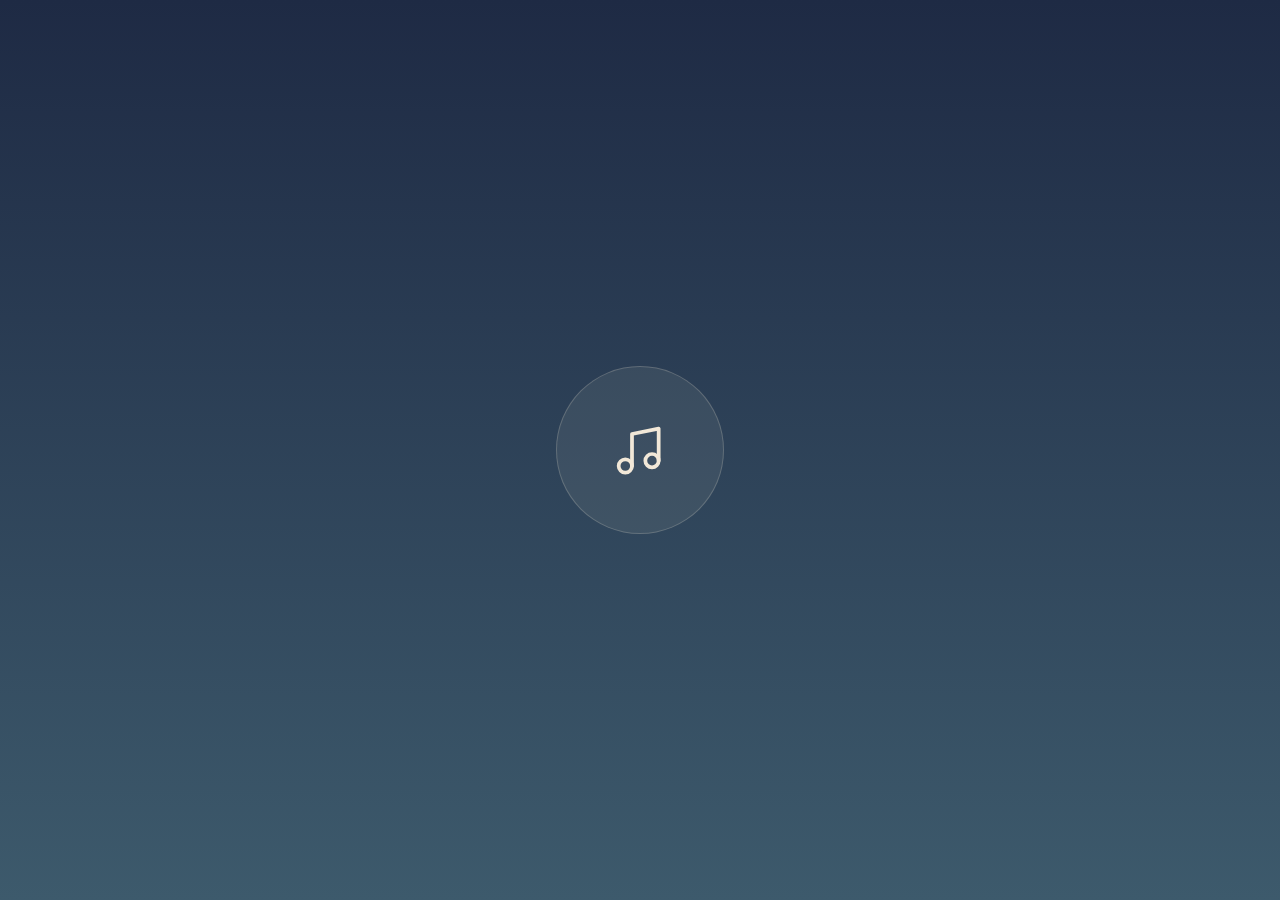
<file: index.html>
<!doctype html>
<html lang="en">
<head>
  <meta charset="utf-8">
  <meta name="viewport" content="width=device-width, initial-scale=1, viewport-fit=cover">
  <title>Scrollbrella</title>

  <!-- Launch full-screen from the iOS home screen -->
  <meta name="apple-mobile-web-app-capable" content="yes">
  <meta name="mobile-web-app-capable" content="yes">
  <meta name="apple-mobile-web-app-status-bar-style" content="black-translucent">
  <meta name="apple-mobile-web-app-title" content="Scrollbrella">
  <meta name="theme-color" content="#1e2a44">

  <link rel="apple-touch-icon" href="icons/icon-180-v2.png">
  <link rel="icon" type="image/png" href="icons/icon-192-v2.png">
  <link rel="manifest" href="manifest.webmanifest">
  <link rel="stylesheet" href="style.css">
</head>
<body>
  <div id="splash">
    <div class="splash-brand">
    <svg viewBox="0 0 200 200" class="splash-logo">
      <rect width="200" height="200" rx="44" fill="var(--red)"/>
      <g transform="translate(100 96)">
        <path d="M0 0 V56 A11 11 0 0 1 -22 56" fill="none" stroke="var(--text)" stroke-width="6" stroke-linecap="round"/>
        <path id="s-canopy" d="M-58 0 A58 58 0 0 1 58 0 Q48.3 -11 38.7 0 Q29 -11 19.3 0 Q9.7 -11 0 0 Q-9.7 -11 -19.3 0 Q-29 -11 -38.7 0 Q-48.3 -11 -58 0 Z" fill="var(--text)"/>
        <path d="M0 -58 V-67" stroke="var(--text)" stroke-width="6" stroke-linecap="round"/>
      </g>
    </svg>
    <p class="splash-name">Scrollbrella</p>
    </div>
    <button id="splash-music" class="splash-music" aria-label="Begin with music">
      <svg viewBox="0 0 24 24" fill="none" stroke="currentColor" stroke-width="1.4" stroke-linecap="round" stroke-linejoin="round" aria-hidden="true">
        <path d="M9 18V6l10-2v12"/>
        <circle cx="6.5" cy="18" r="2.5"/>
        <circle cx="16.5" cy="16" r="2.5"/>
      </svg>
    </button>
  </div>

  <div id="dim" aria-hidden="true"></div>

  <main id="stage" aria-live="polite">
    <p id="prompt"></p>
    <div id="rest" hidden>
      <svg class="heart" viewBox="0 0 24 24" aria-hidden="true">
        <path d="M12 21s-7.5-4.6-9.6-9.3C1 8.4 3 5 6.4 5c2.1 0 3.6 1.2 4.6 2.7h2C14 6.2 15.5 5 17.6 5 21 5 23 8.4 21.6 11.7 19.5 16.4 12 21 12 21z"/>
      </svg>
      <p class="rest-text">It's okay to do nothing.</p>
    </div>
  </main>

  <button id="lists-open" class="lists-open" hidden>things I could do</button>

  <section id="lists" class="sheet" hidden aria-label="Things I could do">
    <div class="editor-head">
      <div>
        <h2>Still want to do something?</h2>
        <p class="hint">No need. But if you'd like, you already chose these.</p>
      </div>
      <div id="lists-view-buttons" class="head-buttons">
        <button id="lists-edit" class="btn">
          <svg viewBox="0 0 24 24" fill="none" stroke="currentColor" stroke-width="1.8" stroke-linecap="round" stroke-linejoin="round" aria-hidden="true"><path d="M4 20h4L19 9l-4-4L4 16v4z"/><path d="M13.5 6.5l4 4"/></svg>
          Edit
        </button>
        <button id="lists-close" class="btn">Close</button>
      </div>
      <div id="lists-edit-buttons" class="head-buttons" hidden>
        <button id="lists-cancel" class="btn">Cancel</button>
        <button id="lists-done" class="btn primary">Done</button>
      </div>
    </div>
    <div class="editor-scroll" id="lists-view"></div>
  </section>

  <button id="music-toggle" aria-label="Play music" aria-pressed="false">
    <svg viewBox="0 0 24 24" fill="none" stroke="currentColor" stroke-width="1.8" stroke-linecap="round" stroke-linejoin="round" aria-hidden="true">
      <path d="M9 18V6l10-2v12"/>
      <circle cx="6.5" cy="18" r="2.5"/>
      <circle cx="16.5" cy="16" r="2.5"/>
      <path class="mute-slash" d="M4 4l16 16"/>
    </svg>
  </button>
  <audio id="music" src="audio/gymnopedie-1-v2.m4a" loop preload="none"></audio>

  <button id="edit-open" aria-label="Edit prompts">
    <svg viewBox="0 0 24 24" fill="none" stroke="currentColor" stroke-width="1.8" stroke-linecap="round" stroke-linejoin="round" aria-hidden="true">
      <path d="M4 20h4L19 9l-4-4L4 16v4z"/>
      <path d="M13.5 6.5l4 4"/>
    </svg>
  </button>

  <section id="editor" class="sheet" hidden aria-label="Edit prompts">
    <div class="editor-head">
      <div>
        <h2>Your prompts</h2>
        <p id="prompt-count" class="hint"></p>
      </div>
      <button id="cancel" class="btn">Cancel</button>
    </div>
    <div class="editor-scroll">
      <div class="set">
        <h3>Feelings <span>· shown first</span></h3>
        <ul id="feel-list" class="prompt-list"></ul>
        <button id="add-feel" class="add-prompt">+ Add a feeling</button>
      </div>
      <div class="set">
        <h3>Small moments <span>· shown second</span></h3>
        <ul id="act-list" class="prompt-list"></ul>
        <button id="add-act" class="add-prompt">+ Add a small moment</button>
      </div>
      <p class="hint tip">Tip: paste a list to add many at once.</p>
      <div class="time-section">
        <h3>Small moments by time of day</h3>
        <p class="hint">Extra moments that only show up at certain hours.</p>
        <div id="window-list"></div>
        <button id="add-window" class="add-prompt">+ Add a time window</button>
      </div>
      <div class="time-section">
        <h3>Things I could do</h3>
        <p class="hint">Ideas for when you want something to do. They stay hidden unless you ask.</p>
        <div id="edit-lists"></div>
      </div>
      <details class="advanced">
        <summary>Advanced settings</summary>
        <div class="time-section">
          <h3>Sync across devices</h3>
          <div id="sync-off">
            <p class="hint">Have the same prompts and lists on all your devices. Needs a free GitHub account: <a href="https://github.com/settings/personal-access-tokens/new" target="_blank" rel="noopener">create a key</a> with <b>Gists: Read and write</b> turned on, then paste it here on each device.</p>
            <div class="sync-row">
              <input id="sync-token" class="sync-input" type="password" placeholder="github_pat_…" autocomplete="off" autocapitalize="off" spellcheck="false" aria-label="GitHub token">
              <button id="sync-connect" class="btn">Connect</button>
            </div>
          </div>
          <div id="sync-on" hidden>
            <p id="sync-status" class="hint"></p>
            <div class="sync-row">
              <button id="sync-now" class="btn">Sync now</button>
              <button id="sync-disconnect" class="btn">Disconnect</button>
            </div>
          </div>
        </div>
      </details>
    </div>
    <div class="editor-actions">
      <button id="copy" class="btn">Copy all</button>
      <button id="restore" class="btn">Defaults</button>
      <span class="spacer"></span>
      <button id="done" class="btn primary">Done</button>
    </div>
    <p class="credits">Music: <i>Gymnopédie No. 1</i> by Erik Satie, performed by Robin Alciatore. Public domain, courtesy of Musopen.</p>
  </section>

  <script src="app.js"></script>
</body>
</html>
</file>
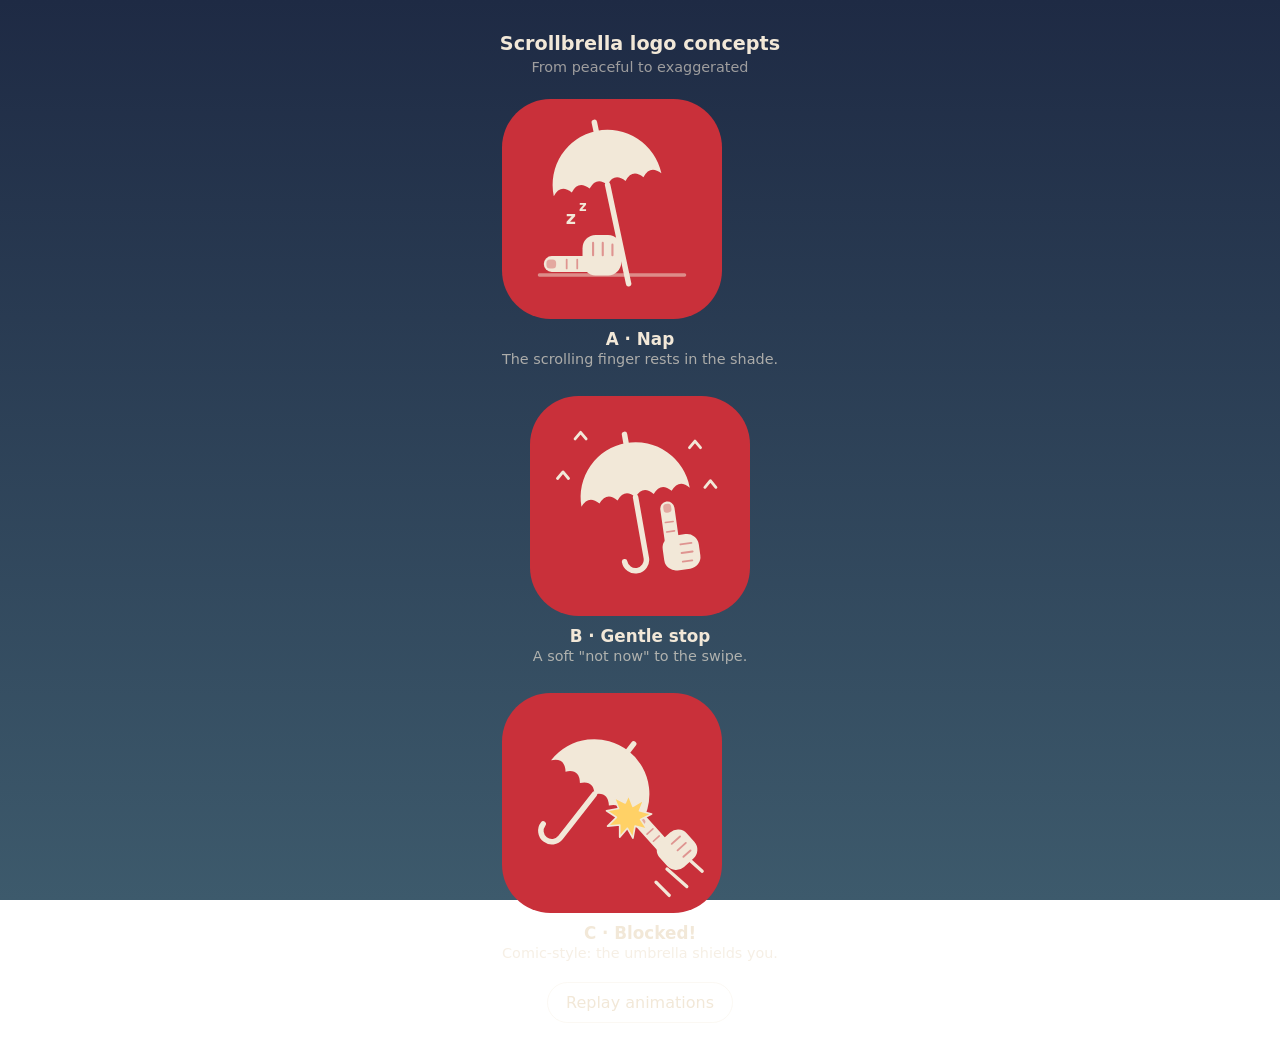
<file: concepts.html>
<!doctype html>
<html lang="en">
<head>
  <meta charset="utf-8">
  <meta name="viewport" content="width=device-width, initial-scale=1, viewport-fit=cover">
  <title>Scrollbrella logo concepts</title>
  <style>
    :root { --top: #1e2a44; --bottom: #3d5a6c; --text: #f2e8d8; --red: #c9303a; }
    body {
      margin: 0;
      min-height: 100dvh;
      background: linear-gradient(to bottom, var(--top), var(--bottom)) fixed;
      color: var(--text);
      font-family: -apple-system, system-ui, sans-serif;
      padding: 24px 16px calc(env(safe-area-inset-bottom) + 32px);
    }
    h1 { font-size: 1.2rem; font-weight: 600; text-align: center; margin: 8px 0 4px; }
    .sub { text-align: center; opacity: 0.6; font-size: 0.9rem; margin: 0 0 24px; }
    .grid { display: grid; gap: 28px; justify-items: center; }
    figure { margin: 0; text-align: center; }
    svg { width: 220px; height: 220px; display: block; }
    figcaption b { display: block; margin-top: 10px; font-size: 1.05rem; }
    figcaption span { opacity: 0.65; font-size: 0.9rem; }
    .replay {
      display: block; margin: 20px auto 0; padding: 10px 18px;
      border: 1px solid rgba(242,232,216,.3); border-radius: 999px;
      background: transparent; color: inherit; font: inherit;
    }

    /* Animations (played on load / replay) */
    .play .zz  { animation: zz 3s ease-in-out infinite; }
    .play .zz2 { animation: zz 3s ease-in-out 0.6s infinite; }
    @keyframes zz { 0%,100% { opacity: .25; transform: translateY(0); } 50% { opacity: 1; transform: translateY(-4px); } }

    .play .b-finger { animation: bUp 1.6s cubic-bezier(.3,.7,.3,1) both; }
    .play .b-drops  { animation: fadeIn 1s ease 1s both; }
    @keyframes bUp { from { transform: translate(18px, 60px); opacity: 0; } to { transform: none; opacity: 1; } }
    @keyframes fadeIn { from { opacity: 0; } to { opacity: 1; } }

    .play .c-finger { animation: cHit .55s cubic-bezier(.5,0,.9,.4) both; }
    .play .c-burst  { animation: pop .5s cubic-bezier(.2,1.8,.4,1) .5s both; transform-origin: 118px 108px; }
    .play .c-brella { animation: shake .4s ease .5s both; transform-origin: 90px 100px; }
    .play .c-speed  { animation: fadeIn .2s ease .15s both; }
    @keyframes cHit { from { transform: translate(60px, 80px); } to { transform: none; } }
    @keyframes pop { from { transform: scale(0); } to { transform: scale(1); } }
    @keyframes shake { 0%,100% { transform: rotate(0); } 25% { transform: rotate(-5deg); } 60% { transform: rotate(3deg); } }

    @media (prefers-reduced-motion: reduce) { .play * { animation: none !important; } }
  </style>
</head>
<body>
  <h1>Scrollbrella logo concepts</h1>
  <p class="sub">From peaceful to exaggerated</p>

  <svg width="0" height="0" style="position:absolute" aria-hidden="true">
    <defs>
      <!-- Umbrella, canopy centred at (0,0), radius 50 -->
      <g id="canopy">
        <path d="M-50 0 A50 50 0 0 1 50 0 Q41.7 -10 33.3 0 Q25 -10 16.7 0 Q8.3 -10 0 0 Q-8.3 -10 -16.7 0 Q-25 -10 -33.3 0 Q-41.7 -10 -50 0 Z" fill="var(--text)"/>
        <path d="M0 -50 V-58" stroke="var(--text)" stroke-width="5" stroke-linecap="round"/>
      </g>
      <!-- Pointing hand, fingertip at (0,0), pointing up -->
      <g id="hand">
        <rect x="-9" y="0" width="18" height="58" rx="9" fill="var(--text)"/>
        <rect x="-5" y="3" width="10" height="11" rx="4" fill="var(--red)" opacity=".35"/>
        <path d="M-5 26 h10 M-5 38 h10" stroke="var(--red)" stroke-width="2" stroke-linecap="round" opacity=".45"/>
        <rect x="-13" y="44" width="46" height="44" rx="15" fill="var(--text)"/>
        <path d="M10 56 h14 M10 67 h14 M10 78 h12" stroke="var(--red)" stroke-width="2.4" stroke-linecap="round" opacity=".45"/>
      </g>
      <!-- Scroll chevron "raindrop" -->
      <path id="chev" d="M-5 3 L0 -3 L5 3" fill="none" stroke="var(--text)" stroke-width="2.6" stroke-linecap="round" stroke-linejoin="round"/>
    </defs>
  </svg>

  <div class="grid play" id="grid">

    <!-- A. Peaceful: the scrolling finger takes a nap under a beach umbrella -->
    <figure>
      <svg viewBox="0 0 200 200" role="img" aria-label="A finger napping under an umbrella">
        <rect width="200" height="200" rx="44" fill="var(--red)"/>
        <g transform="translate(96 78) rotate(-12)">
          <use href="#canopy"/>
          <path d="M0 0 V92" stroke="var(--text)" stroke-width="5" stroke-linecap="round"/>
        </g>
        <path d="M34 160 H166" stroke="var(--text)" stroke-width="3" stroke-linecap="round" opacity=".5"/>
        <g transform="translate(38 150) rotate(-90) scale(.8)">
          <use href="#hand"/>
        </g>
        <text class="zz"  x="58"  y="114" font-family="ui-rounded, system-ui" font-weight="700" font-size="16" fill="var(--text)">z</text>
        <text class="zz2" x="70"  y="102" font-family="ui-rounded, system-ui" font-weight="700" font-size="12" fill="var(--text)">z</text>
      </svg>
      <figcaption><b>A · Nap</b><span>The scrolling finger rests in the shade.</span></figcaption>
    </figure>

    <!-- B. Balanced: finger swipes up, the umbrella gently holds it off -->
    <figure>
      <svg viewBox="0 0 200 200" role="img" aria-label="An umbrella gently stopping a swiping finger">
        <rect width="200" height="200" rx="44" fill="var(--red)"/>
        <g class="b-drops" opacity=".7">
          <use href="#chev" x="46"  y="36"/>
          <use href="#chev" x="150" y="44"/>
          <use href="#chev" x="164" y="80"/>
          <use href="#chev" x="30"  y="72"/>
        </g>
        <g transform="translate(96 92) rotate(-10)">
          <use href="#canopy"/>
          <path d="M0 0 V56 A10 10 0 0 1 -20 56" fill="none" stroke="var(--text)" stroke-width="5" stroke-linecap="round"/>
        </g>
        <g class="b-finger">
          <g transform="translate(124 96) rotate(-8) scale(.72)">
            <use href="#hand"/>
          </g>
        </g>
      </svg>
      <figcaption><b>B · Gentle stop</b><span>A soft "not now" to the swipe.</span></figcaption>
    </figure>

    <!-- C. Exaggerated: finger slams into the umbrella shield -->
    <figure>
      <svg viewBox="0 0 200 200" role="img" aria-label="A finger crashing into an umbrella shield">
        <rect width="200" height="200" rx="44" fill="var(--red)"/>
        <g class="c-brella">
          <g transform="translate(84 92) rotate(38)">
            <use href="#canopy"/>
            <path d="M0 0 V50 A10 10 0 0 1 -20 50" fill="none" stroke="var(--text)" stroke-width="5" stroke-linecap="round"/>
          </g>
        </g>
        <g class="c-speed" stroke="var(--text)" stroke-width="3" stroke-linecap="round" opacity=".6">
          <path d="M150 160 L168 176"/><path d="M164 146 L182 162"/><path d="M140 172 L152 184"/>
        </g>
        <g class="c-finger">
          <g transform="translate(122 112) rotate(-42) scale(.72)">
            <use href="#hand"/>
          </g>
        </g>
        <g class="c-burst">
          <path d="M118 108 m0 -18 l4 10 l10 -6 l-4 10 l11 3 l-10 5 l6 9 l-11 -3 l-2 11 l-5 -9 l-7 8 l0 -11 l-11 1 l8 -8 l-9 -6 l11 -2 l-4 -10 l10 5 z" fill="#ffd166" stroke="var(--text)" stroke-width="1.5" stroke-linejoin="round" transform="translate(-3 3)"/>
        </g>
      </svg>
      <figcaption><b>C · Blocked!</b><span>Comic-style: the umbrella shields you.</span></figcaption>
    </figure>

  </div>
  <button class="replay" onclick="const g=document.getElementById('grid');g.classList.remove('play');void g.offsetWidth;g.classList.add('play')">Replay animations</button>
</body>
</html>
</file>
<file: style.css>
:root {
  --top: #1e2a44;
  --bottom: #3d5a6c;
  --text: #f2e8d8;
  --red: #c9303a;
  --muted: rgba(242, 232, 216, 0.6);
  --line: rgba(242, 232, 216, 0.2);
  --fade: 700ms;
}

* { box-sizing: border-box; }

html, body {
  margin: 0;
  height: 100%;
  background: var(--top);
  color: var(--text);
}

body {
  min-height: 100dvh;
  background: linear-gradient(to bottom, var(--top), var(--bottom));
  overscroll-behavior: none;
  font-family: -apple-system, system-ui, sans-serif;
  -webkit-tap-highlight-color: transparent;
  touch-action: manipulation;
}

button {
  font: inherit;
  color: inherit;
  cursor: pointer;
}

/* ---- Main screen ---- */

#stage {
  position: fixed;
  inset: 0;
  display: flex;
  align-items: center;
  justify-content: center;
  padding:
    calc(env(safe-area-inset-top) + 48px)
    calc(env(safe-area-inset-right) + 32px)
    calc(env(safe-area-inset-bottom) + 48px)
    calc(env(safe-area-inset-left) + 32px);
  -webkit-user-select: none;
  user-select: none;
}

#prompt {
  margin: 0;
  max-width: 22ch;
  font-family: ui-serif, "New York", Georgia, serif;
  font-weight: 400;
  font-size: clamp(1.6rem, 7vw, 2.6rem);
  line-height: 1.35;
  text-align: center;
  text-wrap: balance;
  opacity: 0;
  transition: opacity var(--fade) ease;
}

#prompt.shown { opacity: 1; }

/* After the closing line the screen fades to near-black; music continues. */
#dim {
  position: fixed;
  inset: 0;
  background: #05070c;
  opacity: 0;
  pointer-events: none;
  transition: opacity 3s ease;
}

body.dim #dim { opacity: 0.85; }
body.dim #prompt.shown { opacity: 0.4; transition-duration: 3s; }

/* After the visit: a heart and "it's okay to do nothing" */
#stage { z-index: 1; }

#rest {
  display: flex;
  flex-direction: column;
  align-items: center;
  gap: 16px;
  animation: fadeIn 1.2s ease both;
}

#rest[hidden] { display: none; }

.heart {
  width: 56px;
  height: 56px;
  fill: var(--red);
}

/* A slow, calm heartbeat: lub-dub, then a long rest. */
.heart { animation: heartbeat 2.2s ease-in-out infinite; }

@keyframes heartbeat {
  0%, 45%, 100% { transform: scale(1); }
  10%           { transform: scale(1.12); }
  20%           { transform: scale(1.02); }
  30%           { transform: scale(1.08); }
}

.rest-text {
  margin: 0;
  font-family: ui-serif, "New York", Georgia, serif;
  font-size: clamp(1.3rem, 5.5vw, 1.8rem);
  color: var(--muted);
  text-align: center;
}

.lists-open {
  position: fixed;
  left: 50%;
  bottom: calc(env(safe-area-inset-bottom) + 20px);
  z-index: 2;
  transform: translateX(-50%);
  padding: 8px 14px;
  border: 0;
  background: transparent;
  color: var(--muted);
  font-size: 0.8rem;
  letter-spacing: 0.02em;
  opacity: 0.6;
  animation: fadeIn 1.2s ease 0.8s both;
}

.lists-open[hidden] { display: none; }

.head-buttons {
  display: flex;
  gap: 8px;
}

.head-buttons[hidden] { display: none; }

.head-buttons .btn {
  display: inline-flex;
  align-items: center;
  gap: 6px;
}

.head-buttons svg { width: 15px; height: 15px; }

.list-title {
  flex: 1;
  min-width: 0;
  padding: 6px 2px;
  border: 0;
  border-bottom: 1px solid var(--line);
  background: transparent;
  color: var(--text);
  font: 600 16px -apple-system, system-ui, sans-serif;
}

.list-title:focus { outline: none; border-color: var(--muted); }
.list-title::placeholder { color: var(--muted); font-weight: 400; }

.sync-row {
  display: flex;
  gap: 8px;
  margin-top: 10px;
}

.sync-input {
  flex: 1;
  min-width: 0;
  padding: 8px 12px;
  border: 1px solid var(--line);
  border-radius: 999px;
  background: rgba(0, 0, 0, 0.18);
  color: var(--text);
  font: 16px -apple-system, system-ui, sans-serif; /* 16px stops iOS zoom-on-focus */
}

.sync-input:focus { outline: none; border-color: var(--muted); }

#sync-off[hidden], #sync-on[hidden] { display: none; }

.time-section a { color: var(--text); }

.list-card {
  margin: 0 0 8px;
  padding: 11px 14px;
  border: 1px solid var(--line);
  border-radius: 14px;
  background: rgba(0, 0, 0, 0.18);
  font-size: 16px;
  line-height: 1.45;
}

#edit-open,
#music-toggle {
  position: fixed;
  z-index: 1;
  bottom: calc(env(safe-area-inset-bottom) + 12px);
  width: 44px;
  height: 44px;
  display: grid;
  place-items: center;
  border: 0;
  border-radius: 50%;
  background: transparent;
  opacity: 0.35;
}

#edit-open { right: calc(env(safe-area-inset-right) + 12px); }
#music-toggle { left: calc(env(safe-area-inset-left) + 12px); }

#edit-open svg,
#music-toggle svg { width: 20px; height: 20px; }

#music-toggle[aria-pressed="true"] { opacity: 0.6; }
#music-toggle[aria-pressed="true"] .mute-slash { display: none; }

/* ---- Splash (once per launch) ---- */

#splash {
  position: fixed;
  inset: 0;
  z-index: 10;
  display: flex;
  flex-direction: column;
  align-items: center;
  justify-content: center;
  gap: 18px;
  background: linear-gradient(to bottom, var(--top), var(--bottom));
  transition: opacity 700ms ease;
}

#splash.gone {
  opacity: 0;
  pointer-events: none;
}

.splash-logo {
  width: 168px;
  height: 168px;
  animation: splashIn 700ms ease both;
}

.splash-name {
  margin: 0;
  font-family: ui-serif, "New York", Georgia, serif;
  font-size: 1.4rem;
  letter-spacing: 0.02em;
  animation: fadeIn 900ms ease 2.9s both;
}

/* After the story, the logo fades away and a large music button takes
   its place, waiting for the tap that starts the music. */
.splash-brand {
  display: flex;
  flex-direction: column;
  align-items: center;
  gap: 18px;
  animation: fadeOut 700ms ease 4.4s both;
}

.splash-music {
  position: absolute;
  top: 50%;
  left: 50%;
  width: 168px;
  height: 168px;
  margin: -84px 0 0 -84px;
  display: grid;
  place-items: center;
  border: 1.5px solid var(--line);
  border-radius: 50%;
  background: rgba(242, 232, 216, 0.08);
  animation:
    popIn 800ms ease 5s both,
    breathe 3.2s ease-in-out 5.8s infinite;
}

.splash-music svg { width: 64px; height: 64px; }

@keyframes fadeOut { from { opacity: 1; } to { opacity: 0; } }
@keyframes popIn { from { opacity: 0; transform: scale(.85); } to { opacity: 1; transform: none; } }
@keyframes breathe {
  0%, 100% { box-shadow: 0 0 0 0 rgba(242, 232, 216, 0); border-color: var(--line); transform: none; }
  50%      { box-shadow: 0 0 36px 4px rgba(242, 232, 216, 0.16); border-color: var(--muted); transform: scale(1.04); }
}

/* Splash: the umbrella slowly opens (drawn per frame in app.js). */

@keyframes splashIn { from { opacity: 0; transform: scale(.94); } to { opacity: 1; transform: none; } }
@keyframes fadeIn { from { opacity: 0; } to { opacity: 1; } }

@media (prefers-reduced-motion: reduce) {
  .splash-logo, .splash-name, .splash-music { animation: none; }
  .splash-brand { display: none; }
  .heart, #rest, .lists-open { animation: none; }
}

/* ---- Editor ---- */

.sheet {
  position: fixed;
  inset: 0;
  z-index: 5;
  display: flex;
  flex-direction: column;
  gap: 12px;
  padding:
    calc(env(safe-area-inset-top) + 20px)
    calc(env(safe-area-inset-right) + 20px)
    calc(env(safe-area-inset-bottom) + 20px)
    calc(env(safe-area-inset-left) + 20px);
  background: linear-gradient(to bottom, var(--top), var(--bottom));
}

.sheet[hidden] { display: none; }

.editor-head {
  display: flex;
  align-items: center;
  justify-content: space-between;
}

.editor-head h2 {
  margin: 0;
  font-size: 1.15rem;
  font-weight: 600;
}

.hint {
  margin: 0;
  color: var(--muted);
  font-size: 0.9rem;
}

.editor-head .hint { margin-top: 2px; }

.editor-scroll {
  flex: 1;
  min-height: 0;
  overflow-y: auto;
  -webkit-overflow-scrolling: touch;
  overscroll-behavior: contain;
  margin: 0 -4px;
  padding: 4px;
}

.prompt-list {
  list-style: none;
  margin: 0;
  padding: 0;
  display: flex;
  flex-direction: column;
  gap: 8px;
}

.prompt-item {
  display: flex;
  align-items: flex-start;
  gap: 4px;
  padding: 4px 4px 4px 14px;
  border: 1px solid var(--line);
  border-radius: 14px;
  background: rgba(0, 0, 0, 0.18);
  transition: border-color 200ms ease;
}

.prompt-item:focus-within { border-color: var(--muted); }

.prompt-input {
  flex: 1;
  min-width: 0;
  padding: 9px 0;
  border: 0;
  background: transparent;
  color: var(--text);
  font: 16px/1.45 -apple-system, system-ui, sans-serif; /* 16px stops iOS zoom-on-focus */
  resize: none;
  overflow: hidden;
}

.prompt-input:focus { outline: none; }
.prompt-input::placeholder { color: var(--muted); }

.prompt-remove {
  flex: none;
  width: 36px;
  height: 36px;
  display: grid;
  place-items: center;
  border: 0;
  border-radius: 50%;
  background: transparent;
  opacity: 0.45;
}

.prompt-remove svg { width: 16px; height: 16px; }

.add-prompt {
  width: 100%;
  margin-top: 8px;
  padding: 12px;
  border: 1px dashed var(--line);
  border-radius: 14px;
  background: transparent;
  color: var(--muted);
  font-size: 0.95rem;
}

.tip {
  margin: 10px 2px 4px;
  font-size: 0.8rem;
}

.set + .set { margin-top: 22px; }

.set h3,
.time-section h3 {
  margin: 0 0 10px 2px;
  font-size: 1rem;
  font-weight: 600;
}

.set h3 span {
  color: var(--muted);
  font-weight: 400;
  font-size: 0.85rem;
}

.time-section {
  margin-top: 22px;
  padding-top: 16px;
  border-top: 1px solid var(--line);
}


.time-section .hint { margin: 4px 0 0; font-size: 0.85rem; }

.advanced { margin-top: 22px; }

.advanced summary {
  display: inline-block;
  padding: 6px 2px;
  color: var(--muted);
  font-size: 0.9rem;
  cursor: pointer;
  list-style: none;
}

.advanced summary::-webkit-details-marker { display: none; }
.advanced summary::after { content: " ›"; }
.advanced[open] summary::after { content: " ⌄"; }

.window-group {
  margin-top: 16px;
  padding: 10px;
  border: 1px solid var(--line);
  border-radius: 16px;
  background: rgba(0, 0, 0, 0.08);
}

.window-head {
  display: flex;
  align-items: center;
  gap: 8px;
  margin: 0 0 10px 4px;
  color: var(--muted);
  font-size: 0.9rem;
}

.hour-select {
  padding: 6px 10px;
  border: 1px solid var(--line);
  border-radius: 10px;
  background: rgba(0, 0, 0, 0.18);
  color: var(--text);
  font: 16px -apple-system, system-ui, sans-serif; /* 16px stops iOS zoom-on-focus */
  -webkit-appearance: none;
  appearance: none;
}

.window-now {
  flex: 1;
  color: var(--text);
  font-size: 0.8rem;
}

.window-now:not(:empty)::before { content: "· "; }

.add-prompt.small {
  padding: 9px;
  font-size: 0.9rem;
}

.editor-actions {
  display: flex;
  gap: 8px;
}

.btn {
  padding: 10px 14px;
  border: 1px solid var(--line);
  border-radius: 999px;
  background: transparent;
  font-size: 0.95rem;
}

.btn.primary {
  border-color: transparent;
  background: var(--text);
  color: var(--top);
  font-weight: 600;
}

.spacer { flex: 1; }

.credits {
  margin: 0;
  color: var(--muted);
  font-size: 0.75rem;
  text-align: center;
}
</file>
